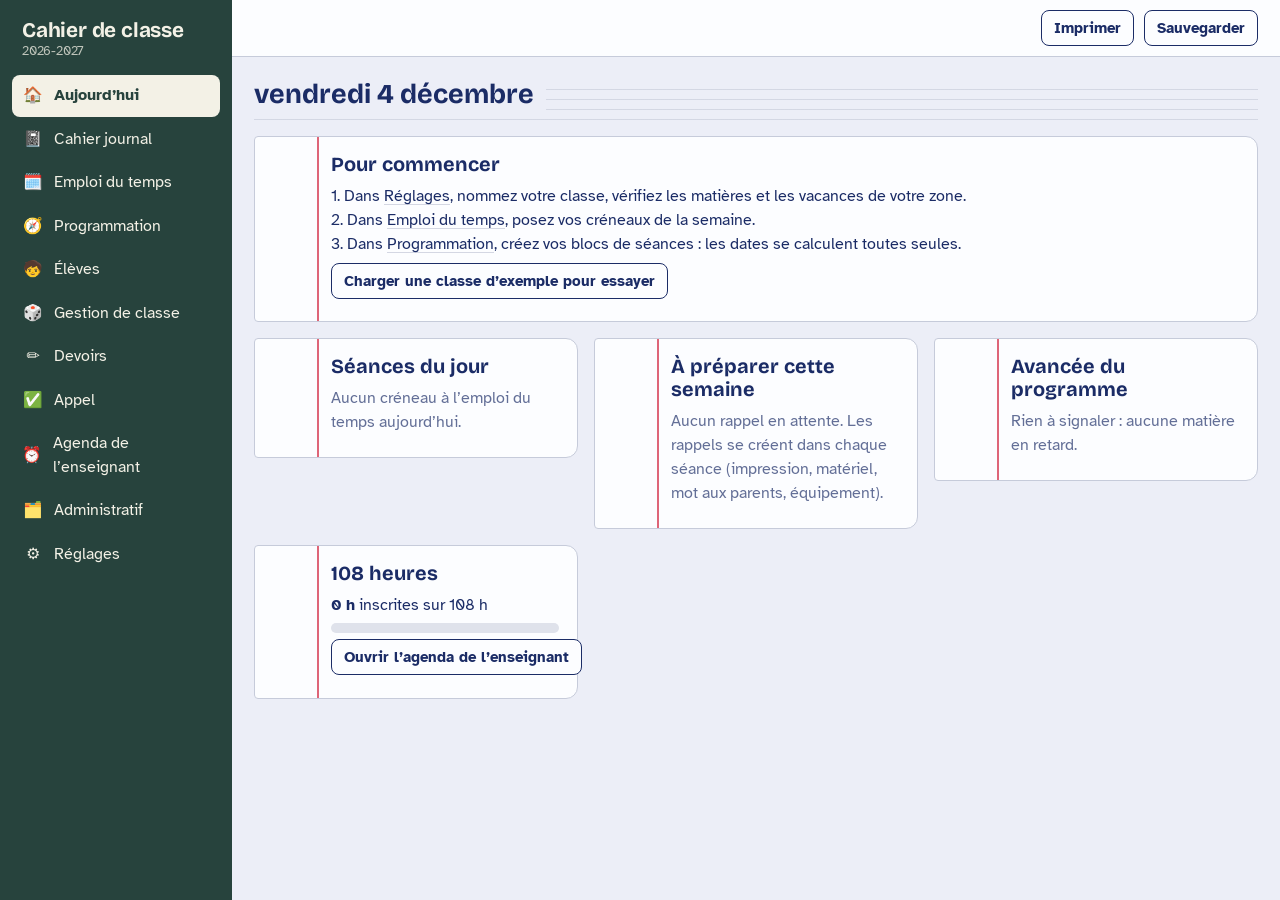
<file: index.html>
<!doctype html>
<!-- ==================================================================================
     index.html — « Cahier de classe »
     Adresse : https://yvanov40.github.io/public2/
     Cette page ne contient que la structure (HTML) et l'apparence (CSS).
     Le comportement est dans trois fichiers JavaScript chargés tout en bas :
       core.js     : données, calcul automatique de la programmation, outils communs
       vues-a.js   : aujourd'hui, cahier journal, séance, emploi du temps, programmation
       vues-b.js   : agenda, hors classe et 108 h, élèves, évaluations, bilans, appel, administratif, réglages
     Toutes les données restent dans le navigateur de l'appareil (rien n'est envoyé sur GitHub).
     ================================================================================== -->
<html lang="fr">
<head>
<meta charset="utf-8">
<meta name="viewport" content="width=device-width, initial-scale=1, viewport-fit=cover">
<title>Cahier de classe</title>
<meta name="theme-color" content="#27433d">
<link rel="manifest" href="manifest.webmanifest">
<link rel="icon" type="image/svg+xml" href="icone.svg">
<link rel="apple-touch-icon" href="icone-192.png">
<link rel="preconnect" href="https://fonts.googleapis.com">
<link rel="preconnect" href="https://fonts.gstatic.com" crossorigin>
<link href="https://fonts.googleapis.com/css2?family=Atkinson+Hyperlegible:wght@400;700&family=Bricolage+Grotesque:opsz,wght@12..96,500;12..96,700&display=swap" rel="stylesheet">
<style>
/* Les couleurs : l'ardoise (menu), le papier, l'encre bleue, les lignes Seyès, la marge rouge, la craie jaune. */
/* Les six premières se règlent dans Réglages › Apparence ; les suivantes s'en déduisent toutes seules. */
:root{color-scheme:light;--ardoise:#27433d;--fond:#eceef7;--papier:#fcfdff;--encre:#1b2c66;--marge:#d5334b;--jaune:#f2c230;
  --craie:#f1efe2;--champ:#fff;--taille:16px;--ok:#23795b;
  --ardoise2:color-mix(in srgb,var(--ardoise) 76%,#000);--ligne:color-mix(in srgb,var(--encre) 18%,var(--papier));--bord:color-mix(in srgb,var(--encre) 24%,var(--papier));
  --gris:color-mix(in srgb,var(--encre) 68%,var(--papier));--teinte:color-mix(in srgb,var(--encre) 8%,var(--papier));--teinte2:color-mix(in srgb,var(--encre) 13%,var(--papier));
  --titre:"Bricolage Grotesque","Trebuchet MS",system-ui,sans-serif;--texte:"Atkinson Hyperlegible",system-ui,-apple-system,"Segoe UI",Roboto,sans-serif}
*{box-sizing:border-box}
html{height:100%;font-size:var(--taille)}
body{margin:0;min-height:100%;background:var(--fond);color:var(--encre);font:1rem/1.5 var(--texte);display:grid;grid-template-columns:232px 1fr;grid-template-rows:auto 1fr}
h1,h2,h3{font-family:var(--titre);line-height:1.15;margin:0}
h1{font-size:1.7rem;font-weight:700}h2{font-size:1.25rem;font-weight:700}h3{font-size:1.02rem;font-weight:700}
p{margin:.4em 0}a{color:inherit}
button,input,select,textarea{font:inherit;color:inherit}
:focus-visible{outline:3px solid var(--jaune);outline-offset:2px}
[hidden]{display:none!important}

/* Le menu : une ardoise à gauche (en bas sur téléphone). */
#nav{grid-row:1/3;background:var(--ardoise);color:var(--craie);padding:calc(env(safe-area-inset-top,0px) + 18px) 12px 18px;display:flex;flex-direction:column;gap:2px;position:sticky;top:0;height:100vh;overflow:auto}
#nav .logo{font:700 1.3rem var(--titre);padding:0 10px 14px;letter-spacing:-.01em}
#nav .logo small{display:block;font:400 .8rem var(--texte);opacity:.75}
#nav button{all:unset;cursor:pointer;display:flex;gap:10px;align-items:center;padding:9px 10px;border-radius:8px;font-size:.98rem}
#nav button:hover{background:var(--ardoise2)}
#nav button[aria-current]{background:var(--craie);color:var(--ardoise);font-weight:700}
#nav button:focus-visible{outline:3px solid var(--jaune)}
#nav .ic{width:1.4em;text-align:center}

#top{background:var(--papier);border-bottom:1px solid var(--bord);padding:10px 22px;display:flex;gap:10px;align-items:center;flex-wrap:wrap;position:sticky;top:0;z-index:5}
#top .sp{flex:1}
#main{padding:22px;min-width:0;max-width:1180px;width:100%}

/* Les boutons et champs. */
.btn{border:1.5px solid var(--encre);background:var(--papier);border-radius:8px;padding:6px 12px;cursor:pointer;font-weight:700;font-size:.92rem;white-space:nowrap}
.btn:hover{background:var(--teinte2)}
.btn.pri{background:var(--encre);color:var(--papier)}.btn.pri:hover{background:color-mix(in srgb,var(--encre) 82%,var(--papier))}
.btn.danger{border-color:var(--marge);color:var(--marge)}
.btn.sm{padding:3px 8px;font-size:.82rem}
.btn.ghost{border-color:transparent;font-weight:400;text-decoration:underline}
.lnk{all:unset;cursor:pointer;text-decoration:underline;text-decoration-color:var(--ligne);text-underline-offset:3px}
.lnk:hover{text-decoration-color:var(--encre)}.lnk:focus-visible{outline:3px solid var(--jaune)}
input,select,textarea{border:1.5px solid var(--bord);border-radius:7px;padding:6px 9px;background:var(--champ);max-width:100%}
textarea{width:100%;resize:vertical;min-height:2.6em}
input[type=checkbox]{width:1.15em;height:1.15em;accent-color:var(--encre);vertical-align:-2px}
.fld{display:block;margin:.55em 0}.fld>span{display:block;font-size:.85rem;color:var(--gris);margin-bottom:2px}
.fld input:not([type=checkbox]),.fld select{width:100%}
.chk{display:block;margin:.55em 0}
.row{display:flex;gap:8px;align-items:center;flex-wrap:wrap}.row.end{margin-top:14px}.sp{flex:1}
.cap{margin-bottom:12px}.cap::first-letter{text-transform:uppercase}
.muted{color:var(--gris)}.small{font-size:.86rem}
.warn{color:var(--marge);font-weight:700}

/* La feuille de cahier : marge rouge à gauche, c'est la signature de l'appli. */
.sheet{background:var(--papier);border:1px solid var(--bord);border-radius:4px 12px 12px 4px;padding:16px 18px 16px 76px;margin:0 0 16px;position:relative}
.sheet::before{content:"";position:absolute;left:62px;top:0;bottom:0;width:2px;background:var(--marge);opacity:.75}
.sheet>.mg{position:absolute;left:0;width:60px;text-align:right;font:700 .82rem var(--titre);color:var(--gris);line-height:1.25;padding-top:2px}
.sheet.flat{padding-left:18px}.sheet.flat::before{display:none}
.sheet h2+*,.sheet h3+*{margin-top:8px}
.head{display:flex;gap:10px;align-items:flex-end;flex-wrap:wrap;margin:0 0 16px;padding-bottom:10px;
  background:repeating-linear-gradient(to bottom,transparent 0 9px,var(--ligne) 9px 10px);background-size:100% 40px;background-repeat:repeat-x;background-position:bottom}
.head h1{background:var(--fond);padding-right:12px}
.chip{display:inline-block;border-radius:99px;padding:1px 9px;font-size:.78rem;font-weight:700;background:var(--teinte2);white-space:nowrap}
.chip.red{background:#fde3e7;color:#a11c33}.chip.ok{background:#dcf2e8;color:#17573f}.chip.yel{background:#fdf0c3;color:#6a4d00}
.cb{display:inline-flex;gap:5px;align-items:center;font-size:.8rem;font-weight:700;white-space:nowrap}
.cb i{width:.8em;height:.8em;border-radius:50%;display:inline-block}
.dot{display:inline-block;width:.75em;height:.75em;border-radius:3px;margin-right:6px}
ul.plain{list-style:none;margin:0;padding:0}
ul.plain>li{padding:6px 0;border-bottom:1px solid var(--ligne);display:flex;gap:8px;align-items:center;flex-wrap:wrap}
ul.plain>li:last-child{border-bottom:0}
.cols{display:grid;grid-template-columns:repeat(auto-fit,minmax(300px,1fr));gap:16px;align-items:start}
.cols>.sheet{margin:0}

/* Tableaux. */
.tw{overflow-x:auto}
table{border-collapse:collapse;width:100%;font-size:.92rem}
th,td{border:1px solid var(--bord);padding:5px 7px;text-align:left;vertical-align:top}
th{background:var(--teinte);font-family:var(--titre);font-weight:700;font-size:.85rem}
table.steps td:first-child{white-space:nowrap}
td.c,th.c{text-align:center}

/* Emploi du temps : la grille horaire. */
.gridw{overflow-x:auto;background:var(--papier);border:1px solid var(--bord);border-radius:10px}
.grid{position:relative;min-width:620px}
.grid .hr{position:absolute;left:0;right:0;border-top:1px solid var(--ligne);pointer-events:none}
.grid .hr span{position:absolute;left:4px;top:-.7em;font-size:.72rem;color:var(--gris);background:var(--papier);padding:0 2px}
.grid .col{position:absolute;top:0;bottom:0;border-left:1px solid var(--bord)}
.grid .col[data-a]{cursor:copy}
.grid .col.off{background:repeating-linear-gradient(135deg,var(--teinte) 0 8px,var(--papier) 8px 16px)}
.grid .colh{height:34px;display:flex;align-items:center;justify-content:center;font:700 .85rem var(--titre);border-bottom:1px solid var(--bord);background:var(--teinte)}
.grid .offl{text-align:center;color:var(--gris);font-size:.8rem;margin-top:30px}
.blk{position:absolute;border:0;border-left:5px solid var(--c);background:color-mix(in srgb,var(--c) 17%,var(--papier));border-radius:5px;padding:2px 5px;text-align:left;overflow:hidden;cursor:pointer;font-size:.76rem;line-height:1.2}
.blk b{display:block;font-family:var(--titre)}
.blk.lost{background:repeating-linear-gradient(135deg,color-mix(in srgb,var(--marge) 22%,var(--papier)) 0 6px,var(--papier) 6px 12px);border-left-color:var(--marge)}
.blk.past{opacity:.72}

/* Programmation. */
.srow .n{width:1.8em;height:1.8em;border-radius:50%;background:var(--teinte2);display:inline-grid;place-items:center;font:700 .8rem var(--titre);flex:none}
.srow.done .n{background:var(--ok);color:#fff}.srow.out .n{background:var(--marge);color:#fff}
.srow .t{flex:1;min-width:140px}
.bar{height:10px;border-radius:99px;background:var(--teinte2);overflow:hidden;display:flex}
.bar i{display:block;height:100%}

/* Tuiles élèves. */
.tiles{display:grid;grid-template-columns:repeat(auto-fill,minmax(128px,1fr));gap:10px}
.tile{all:unset;box-sizing:border-box;cursor:pointer;background:var(--papier);border:1.5px solid var(--bord);border-radius:12px;padding:12px 8px;text-align:center;user-select:none;-webkit-user-select:none;-webkit-touch-callout:none;touch-action:manipulation;min-height:104px;display:flex;flex-direction:column;align-items:center;gap:4px}
.tile:hover{border-color:var(--encre)}.tile:focus-visible{outline:3px solid var(--jaune)}
.tile .av{width:44px;height:44px;border-radius:50%;display:grid;place-items:center;font:700 1rem var(--titre);color:#fff}
.tile b{font-size:.92rem;line-height:1.15}
.att{all:unset;cursor:pointer;width:2.3em;height:2.3em;border-radius:8px;display:inline-grid;place-items:center;font-weight:700;background:#dcf2e8;color:#17573f}
.att.A{background:var(--marge);color:#fff}.att.R{background:var(--jaune);color:#4a3600}
.att:focus-visible{outline:3px solid var(--encre)}

/* Fenêtres par-dessus la page. */
#modal,#voice{position:fixed;inset:0;z-index:20;display:grid;place-items:center;padding:14px}
.ov{position:absolute;inset:0;background:rgba(20,28,60,.55)}
.dlg{position:relative;background:var(--papier);border-radius:14px;padding:18px 20px;width:min(560px,100%);max-height:92vh;overflow:auto}
.dlg h2{margin-bottom:8px}
.opt{display:block;border:1.5px solid var(--bord);border-radius:10px;padding:9px 11px;margin:8px 0;cursor:pointer}
.opt:has(input:checked){border-color:var(--encre);background:var(--teinte)}
.opt small{display:block;color:var(--gris);margin-left:1.7em}

/* La note vocale : quatre bulles autour du texte dicté. */
.vp{position:relative;width:320px;height:330px}
.vp .mid{position:absolute;inset:78px 34px;background:var(--papier);border-radius:16px;padding:10px;display:flex;flex-direction:column;gap:4px}
.vp .mid textarea{flex:1;font-size:.95rem}
.vp .bb{all:unset;cursor:pointer;position:absolute;width:92px;height:92px;border-radius:50%;background:var(--jaune);color:#3d2d00;display:grid;place-items:center;text-align:center;font:700 .7rem/1.15 var(--titre);box-shadow:0 3px 0 rgba(0,0,0,.25)}
.vp .bb span{font-size:1.5rem;display:block}
.vp .bb:nth-of-type(1){left:0;top:0}.vp .bb:nth-of-type(2){right:0;top:0}.vp .bb:nth-of-type(3){left:0;bottom:0}.vp .bb:nth-of-type(4){right:0;bottom:0}
.vp .bb:focus-visible{outline:4px solid #fff}
.vp .x{all:unset;cursor:pointer;position:absolute;left:50%;bottom:-6px;transform:translateX(-50%);color:#fff;text-decoration:underline}
.pulse{color:var(--marge);font-weight:700;animation:pu 1s infinite alternate}
@keyframes pu{to{opacity:.45}}
@media (prefers-reduced-motion:reduce){.pulse{animation:none}}

#toast{position:fixed;left:50%;bottom:84px;transform:translateX(-50%);background:var(--ardoise2);color:var(--craie);padding:10px 16px;border-radius:10px;z-index:30;max-width:92vw}
.banner{background:var(--jaune);color:#3d2d00;border-radius:10px;padding:10px 14px;margin-bottom:16px;display:flex;gap:10px;align-items:center;flex-wrap:wrap;font-weight:700}
.step{border:1px solid var(--bord);border-radius:10px;padding:8px 10px;margin:8px 0;display:grid;grid-template-columns:90px 1fr 1fr;gap:6px 10px;background:var(--champ)}
.step label{font-size:.78rem;color:var(--gris);display:block}
.step .x{grid-column:1/-1;text-align:right}
#print{display:none}
/* Anniversaires : un bandeau discret. */
.bdays{background:color-mix(in srgb,var(--jaune) 22%,var(--papier));border-radius:10px;padding:6px 12px;margin:0 0 10px;font-size:.92rem}
/* Noter vite : gros boutons de type, petits boutons de comportement. */
.qbig{all:unset;box-sizing:border-box;cursor:pointer;flex:1;min-width:96px;text-align:center;border:2px solid var(--encre);border-radius:12px;padding:10px 6px;font:700 .95rem var(--titre);background:var(--champ)}
.qbig span{display:block;font-size:1.5rem;line-height:1.2}
.qbig:hover,.qb:hover{background:var(--teinte2)}.qbig:focus-visible{outline:3px solid var(--jaune)}
.qb.pos{border-color:var(--ok)}.qb.neg{border-color:var(--marge)}
.dlg.wide{width:min(760px,100%)}
.scs{display:flex;flex-wrap:wrap;gap:6px;max-height:42vh;overflow:auto;padding:2px}
.sc{all:unset;box-sizing:border-box;cursor:pointer;border:1.5px solid var(--bord);border-radius:99px;padding:6px 12px;font-weight:700;background:var(--champ)}
.sc small{color:var(--gris);font-weight:400}
.sc[aria-pressed=true]{background:var(--encre);color:var(--papier);border-color:var(--encre)}.sc[aria-pressed=true] small{color:inherit}
.sc:focus-visible{outline:3px solid var(--jaune)}
.txtd{background:var(--teinte);border-radius:8px;padding:8px 12px;line-height:1.6}
/* Programmation : onglets de période, tableau « en ce moment ». */
.ptabs{margin-bottom:6px}table.now td{vertical-align:middle}
/* Gestion de classe. */
.btn.big{padding:12px 18px;font-size:1.05rem}
.roul{min-height:120px;display:flex;flex-wrap:wrap;gap:10px;align-items:center;justify-content:center;margin-top:14px;border:2px dashed var(--bord);border-radius:14px;padding:14px;text-align:center}
.roul small{flex-basis:100%;color:var(--gris)}
.roul span{font:700 1.4rem var(--titre)}.roul .spin{font-size:2.2rem;opacity:.75}
.roul .win{font-size:2rem;background:var(--jaune);color:#3d2d00;border-radius:12px;padding:6px 16px;animation:pop .35s ease-out}
@keyframes pop{from{transform:scale(.6)}to{transform:scale(1)}}
@media (prefers-reduced-motion:reduce){.roul .win{animation:none}}
.gcols{display:grid;grid-template-columns:repeat(auto-fill,minmax(170px,1fr));gap:8px;margin:8px 0}
.gbox{border:1.5px solid var(--bord);border-radius:10px;padding:8px;display:flex;flex-direction:column;gap:5px;align-items:flex-start;background:var(--champ)}
.board{text-align:center;background:var(--ardoise);color:var(--craie);border-radius:6px;padding:4px;font-size:.8rem;margin:8px auto 10px;width:60%}
.plan{display:grid;grid-template-columns:repeat(var(--c),minmax(0,1fr));gap:5px;overflow-x:auto}
.desk{all:unset;box-sizing:border-box;cursor:pointer;min-height:48px;border-radius:8px;display:flex;flex-direction:column;align-items:center;justify-content:center;font:700 .82rem var(--texte);text-align:center;line-height:1.1;min-width:52px}
.desk small{font-weight:400;color:var(--gris)}
.desk.full{background:color-mix(in srgb,var(--jaune) 30%,var(--papier));border:1.5px solid color-mix(in srgb,var(--jaune) 70%,var(--encre))}
.desk.empty{border:1.5px dashed var(--bord)}
.desk.void{opacity:.25;border:1px dotted transparent}.desk.void:hover{border-color:var(--bord)}
.desk.sel{outline:3px solid var(--encre);outline-offset:1px}.desk.bad{background:color-mix(in srgb,var(--marge) 25%,var(--papier));border-color:var(--marge)}
.desk:focus-visible{outline:3px solid var(--jaune)}
/* Mots aux parents imprimés : deux par page. */
.mots .mot{white-space:normal;min-height:46vh;border-bottom:1px dashed #999;padding:10pt 0;break-inside:avoid}
/* Élèves : sélection de plusieurs tuiles, et la barre d'actions collée en bas. */
.tile{position:relative}
.tile.on{border-color:var(--encre);background:var(--teinte2);box-shadow:inset 0 0 0 2px var(--encre)}
.tile .tick{position:absolute;top:6px;right:6px;width:1.4em;height:1.4em;border-radius:50%;border:2px solid var(--bord);display:grid;place-items:center;font-weight:700;font-size:.8rem;background:var(--champ)}
.tile.on .tick{background:var(--encre);border-color:var(--encre);color:var(--papier)}
.selbar{position:sticky;bottom:calc(env(safe-area-inset-bottom,0px) + 10px);z-index:6;margin-top:14px;background:var(--papier);border:2px solid var(--encre);border-radius:12px;padding:10px 12px;box-shadow:0 6px 20px rgba(0,0,0,.18)}
.btn:disabled{opacity:.45;cursor:not-allowed}
.dt:disabled{opacity:.45;cursor:not-allowed}
/* Difficultés à reprendre, sur une séance. */
.difb{border-left:4px solid var(--jaune);background:color-mix(in srgb,var(--jaune) 14%,var(--papier));border-radius:6px;padding:6px 10px;margin:8px 0}
#voice .dlg{z-index:1}
/* Programmation : tuiles par matière, puis blocs de séances repliables. */
.pts{display:grid;grid-template-columns:repeat(auto-fill,minmax(160px,1fr));gap:8px;margin-bottom:6px}
.pt{all:unset;box-sizing:border-box;cursor:pointer;display:flex;flex-direction:column;gap:4px;background:var(--papier);border:1.5px solid var(--bord);border-left:6px solid var(--c);border-radius:10px;padding:9px 10px;min-width:0}
.pt b{font-family:var(--titre);overflow:hidden;text-overflow:ellipsis;white-space:nowrap}
.pt[aria-pressed=true]{border-color:var(--encre);border-left-color:var(--c);background:var(--teinte2);box-shadow:inset 0 0 0 1px var(--encre)}
.pt:focus-visible,.pbh:focus-visible{outline:3px solid var(--jaune)}
.pb{background:var(--papier);border:1px solid var(--bord);border-radius:10px;margin:0 0 8px;padding:0 12px}
.pb.open{border-color:var(--encre);padding-bottom:8px}
.pbh{all:unset;box-sizing:border-box;cursor:pointer;display:flex;gap:8px;align-items:center;flex-wrap:wrap;width:100%;padding:11px 0}
.pbh b{font-family:var(--titre)}.pbh .car{width:1em;color:var(--gris)}
/* Fenêtre d'un créneau : petites étiquettes à toucher, et tuiles « où va la séance ». */
.qb{all:unset;cursor:pointer;border:1.5px solid var(--bord);border-radius:99px;padding:3px 10px;font-size:.84rem;font-weight:700;background:var(--champ)}
.dts{display:grid;grid-template-columns:repeat(auto-fill,minmax(104px,1fr));gap:6px;margin:8px 0}
.dt{all:unset;box-sizing:border-box;cursor:pointer;border:1.5px solid var(--bord);border-left:5px solid var(--c);border-radius:9px;padding:6px 8px;font-size:.84rem;line-height:1.2;background:var(--champ);min-width:0}
.dt b{display:block;font-family:var(--titre);overflow:hidden;text-overflow:ellipsis;white-space:nowrap}.dt small{color:var(--gris)}
.qb[aria-pressed=true],.dt[aria-pressed=true]{border-color:var(--encre);background:var(--teinte2);box-shadow:inset 0 0 0 1px var(--encre)}
.qb:focus-visible,.dt:focus-visible{outline:3px solid var(--jaune)}
/* Agenda hors classe : une plage de temps de classe repliée. */
.grid .foldb{position:absolute;left:0;right:0;z-index:2;pointer-events:none;display:flex;align-items:center;justify-content:center;font-size:.72rem;color:var(--gris);
  background:repeating-linear-gradient(135deg,var(--teinte2) 0 6px,var(--papier) 6px 12px);border-top:1px dashed var(--bord);border-bottom:1px dashed var(--bord)}
/* …ou, si la plage reste ouverte, la zone « en classe » d'une colonne. */
.grid .foldc{position:absolute;z-index:1;pointer-events:none;display:flex;align-items:center;justify-content:center;font-size:.7rem;color:var(--gris);overflow:hidden;
  background:repeating-linear-gradient(135deg,var(--teinte2) 0 6px,transparent 6px 12px)}
.grid .foldc span,.grid .foldb span{background:var(--papier);padding:0 8px;border-radius:99px}
/* Le bouton qui remplace les champs date et heure, et son sélecteur. */
.pk{all:unset;box-sizing:border-box;cursor:pointer;border:1.5px solid var(--bord);border-radius:7px;padding:6px 10px;background:var(--champ);white-space:nowrap;min-width:8.5em}
.pk:hover{border-color:var(--encre)}.pk:focus-visible{outline:3px solid var(--jaune);outline-offset:2px}
.fld .pk{display:block;width:100%}
#pick{position:fixed;inset:0;z-index:40;display:grid;place-items:center;padding:14px}
.pkp{position:relative;background:var(--papier);border-radius:16px;padding:14px;width:min(340px,100%)}
.pkm{text-align:center;font:700 1.05rem var(--titre)}.pkm::first-letter{text-transform:uppercase}
.pkt{text-align:center;font:700 1.9rem var(--titre);margin:0 0 6px}
.cal{display:grid;grid-template-columns:repeat(7,1fr);gap:4px;margin-top:10px}
.cal i{font-style:normal;text-align:center;font-size:.75rem;color:var(--gris);font-weight:700}
.tg{display:grid;grid-template-columns:repeat(var(--n),1fr);gap:5px}
.cal button,.tg button{all:unset;cursor:pointer;text-align:center;border-radius:9px;padding:9px 0;font-weight:700;background:var(--teinte)}
.cal button.off{background:none;color:var(--gris);font-weight:400}
.cal button.today{box-shadow:inset 0 0 0 2px var(--marge)}
.cal button:hover,.tg button:hover{background:var(--teinte2)}
.cal button.sel,.tg button.sel{background:var(--encre);color:var(--papier)}
.cal button:focus-visible,.tg button:focus-visible{outline:3px solid var(--jaune)}
/* Réglages › Apparence : les pastilles de palette. */
.pal{all:unset;cursor:pointer;border:2px solid var(--bord);border-radius:10px;padding:6px 8px;text-align:center;font-size:.8rem;font-weight:700}
.pal[aria-pressed=true]{border-color:var(--encre);background:var(--teinte)}.pal:focus-visible{outline:3px solid var(--jaune)}
.pal span{display:flex;border-radius:6px;overflow:hidden;margin-bottom:4px;border:1px solid var(--bord)}.pal i{width:18px;height:22px;display:block}
input[type=color]{padding:2px;width:3.2em;height:2.2em}

/* Téléphone : le menu passe en bas, la marge du cahier se resserre. */
@media (max-width:820px){
  body{display:block}
  #nav{grid-row:auto;position:fixed;top:auto;bottom:0;left:0;right:0;height:auto;flex-direction:row;overflow-x:auto;padding:6px 6px calc(env(safe-area-inset-bottom,0px) + 6px);z-index:10;gap:0}
  #nav .logo{display:none}
  #nav button{flex-direction:column;gap:0;font-size:.66rem;padding:5px 9px;white-space:nowrap}
  #nav .ic{font-size:1.25rem}
  #top{padding:8px 12px}
  #main{padding:14px 12px 96px}
  .selbar{bottom:calc(env(safe-area-inset-bottom,0px) + 74px)}
  .sheet{padding:12px 12px 12px 58px}.sheet::before{left:48px}.sheet>.mg{width:46px;font-size:.74rem}
  .step{grid-template-columns:1fr}
  table.steps thead{display:none}
  table.steps,table.steps tbody,table.steps tr,table.steps td{display:block;border:0;padding:0}
  table.steps tr{border:1px solid var(--bord);border-radius:8px;padding:8px;margin:6px 0}
  table.steps td[data-l]::before{content:attr(data-l) " : ";font-weight:700;font-size:.8rem;color:var(--gris)}
  table.steps td:empty{display:none}
}

/* Impression : on ne garde que le contenu. */
/* Impressions en paysage : programmation annuelle et progression. */
@page paysage{size:A4 landscape;margin:9mm}
@media print{
  #print .land{page:paysage}
  #print .ptab{font-size:7.5pt;table-layout:fixed}#print .ptab th,#print .ptab td{padding:3px 4px;vertical-align:top}
  #print .ptab tbody th{width:12%;text-align:left}#print .ptab .pc{margin:0 0 3px;break-inside:avoid}
  :root{--papier:#fff!important;--fond:#fff!important;--encre:#14204d!important;--champ:#fff!important;--marge:#b3122c!important;--taille:16px!important;color-scheme:light!important}
  body{display:block;background:#fff;font-size:11pt}
  #nav,#top,#modal,#voice,#pick,#toast,.np,.banner{display:none!important}
  #main{padding:0;max-width:none}
  .sheet{border:0;padding:0 0 0 0;margin-bottom:12pt;break-inside:avoid-page}.sheet::before{display:none}
  .sheet>.mg{position:static;width:auto;text-align:left;float:left;margin-right:8pt}
  .head{background:none;border-bottom:1.5pt solid #000}.head h1{background:none}
  .gridw{overflow:visible;border:0}.grid{min-width:0}
  .desk,.board,.pt,.pb,.blk,.chip,.att,th,.srow .n,.bar,.bar i,.tile .av,.dot,.cb i{-webkit-print-color-adjust:exact;print-color-adjust:exact}
  .tw{overflow:visible}
  body.pdoc #main{display:none}
  body.pdoc #print{display:block}
  #print h1{font-size:16pt;margin-bottom:6pt}#print h2{font-size:12.5pt;margin:12pt 0 4pt;border-bottom:1pt solid #000}
  #print .blank{border:1pt solid #999;min-height:60pt;margin:4pt 0}
  #print td.w{height:22pt}
  #print .pb{break-before:page}
  table.steps thead{display:table-header-group}
}
</style>
</head>
<body>
<nav id="nav" aria-label="Menu"></nav>
<header id="top"></header>
<main id="main"></main>
<div id="modal" hidden></div>
<div id="voice" hidden></div>
<div id="pick" hidden></div>
<div id="toast" hidden role="status"></div>
<div id="print"></div>
<input type="file" id="file" accept=".json,application/json" hidden>
<script src="core.js"></script>
<script src="vues-a.js"></script>
<script src="vues-b.js"></script>
<script src="vues-c.js"></script>
<script src="vues-d.js"></script>
<script src="demo.js"></script>
<script>
  // Mode hors connexion : le « service worker » garde une copie de l'appli pour la classe sans wifi.
  if ("serviceWorker" in navigator && location.protocol === "https:") navigator.serviceWorker.register("sw.js");
</script>
</body>
</html>
</file>
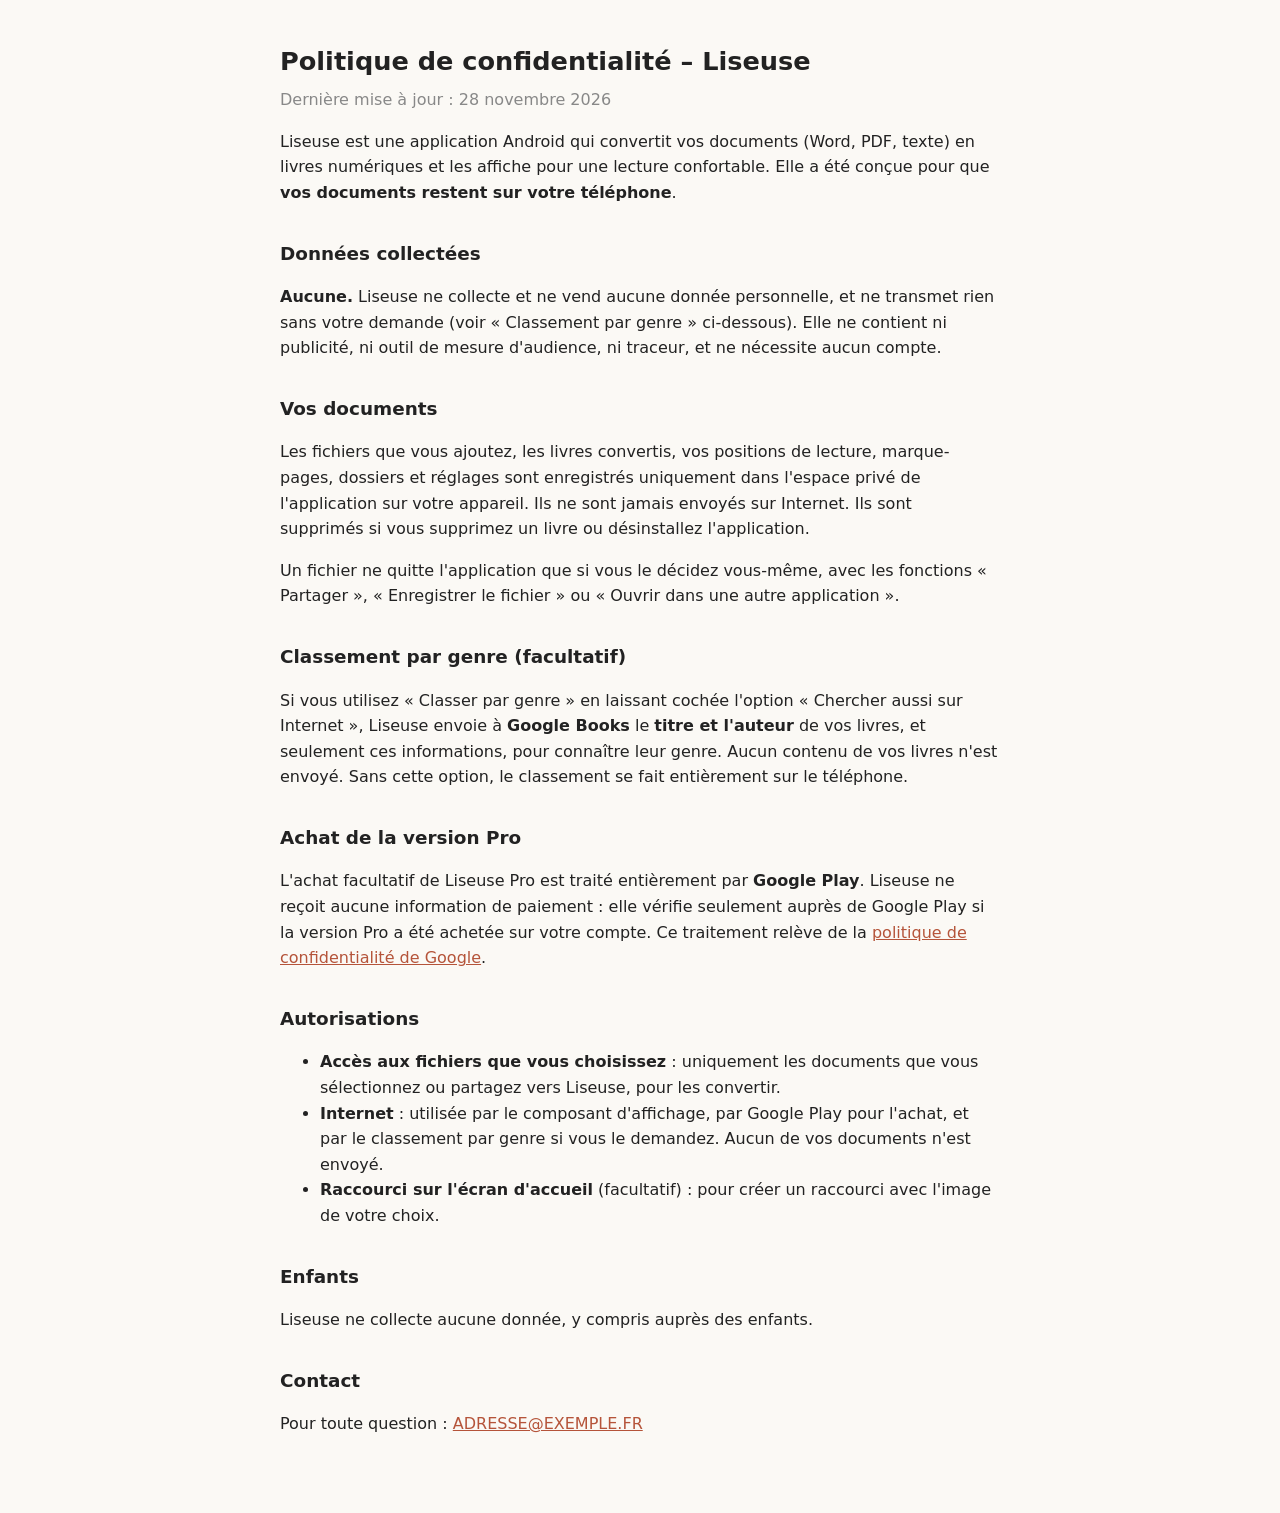
<file: liseuse/play-store/confidentialite.html>
<!doctype html>
<html lang="fr">
<head>
<meta charset="utf-8">
<meta name="viewport" content="width=device-width, initial-scale=1">
<title>Liseuse – Politique de confidentialité</title>
<style>
  :root { color-scheme: light dark; }
  body { font-family: system-ui, -apple-system, Roboto, sans-serif; line-height: 1.6; max-width: 720px; margin: 0 auto; padding: 24px 18px 60px; color: #222; background: #fbf9f5; }
  @media (prefers-color-scheme: dark) { body { color: #e8e4dc; background: #161615; } a { color: #e0866a; } }
  h1 { font-size: 1.6rem; margin-bottom: .2em; }
  h2 { font-size: 1.15rem; margin-top: 1.8em; }
  .date { color: #888; margin-top: 0; }
  a { color: #b5543a; }
</style>
</head>
<body>
<h1>Politique de confidentialité – Liseuse</h1>
<p class="date">Dernière mise à jour : 28 novembre 2026</p>

<p>Liseuse est une application Android qui convertit vos documents (Word, PDF, texte) en livres numériques et les affiche pour une lecture confortable. Elle a été conçue pour que <strong>vos documents restent sur votre téléphone</strong>.</p>

<h2>Données collectées</h2>
<p><strong>Aucune.</strong> Liseuse ne collecte et ne vend aucune donnée personnelle, et ne transmet rien sans votre demande (voir « Classement par genre » ci-dessous). Elle ne contient ni publicité, ni outil de mesure d'audience, ni traceur, et ne nécessite aucun compte.</p>

<h2>Vos documents</h2>
<p>Les fichiers que vous ajoutez, les livres convertis, vos positions de lecture, marque-pages, dossiers et réglages sont enregistrés uniquement dans l'espace privé de l'application sur votre appareil. Ils ne sont jamais envoyés sur Internet. Ils sont supprimés si vous supprimez un livre ou désinstallez l'application.</p>
<p>Un fichier ne quitte l'application que si vous le décidez vous-même, avec les fonctions « Partager », « Enregistrer le fichier » ou « Ouvrir dans une autre application ».</p>

<h2>Classement par genre (facultatif)</h2>
<p>Si vous utilisez « Classer par genre » en laissant cochée l'option « Chercher aussi sur Internet », Liseuse envoie à <strong>Google Books</strong> le <strong>titre et l'auteur</strong> de vos livres, et seulement ces informations, pour connaître leur genre. Aucun contenu de vos livres n'est envoyé. Sans cette option, le classement se fait entièrement sur le téléphone.</p>

<h2>Achat de la version Pro</h2>
<p>L'achat facultatif de Liseuse Pro est traité entièrement par <strong>Google Play</strong>. Liseuse ne reçoit aucune information de paiement : elle vérifie seulement auprès de Google Play si la version Pro a été achetée sur votre compte. Ce traitement relève de la <a href="https://policies.google.com/privacy">politique de confidentialité de Google</a>.</p>

<h2>Autorisations</h2>
<ul>
  <li><strong>Accès aux fichiers que vous choisissez</strong> : uniquement les documents que vous sélectionnez ou partagez vers Liseuse, pour les convertir.</li>
  <li><strong>Internet</strong> : utilisée par le composant d'affichage, par Google Play pour l'achat, et par le classement par genre si vous le demandez. Aucun de vos documents n'est envoyé.</li>
  <li><strong>Raccourci sur l'écran d'accueil</strong> (facultatif) : pour créer un raccourci avec l'image de votre choix.</li>
</ul>

<h2>Enfants</h2>
<p>Liseuse ne collecte aucune donnée, y compris auprès des enfants.</p>

<h2>Contact</h2>
<p>Pour toute question : <a href="mailto:ADRESSE@EXEMPLE.FR">ADRESSE@EXEMPLE.FR</a></p>
</body>
</html>
</file>
